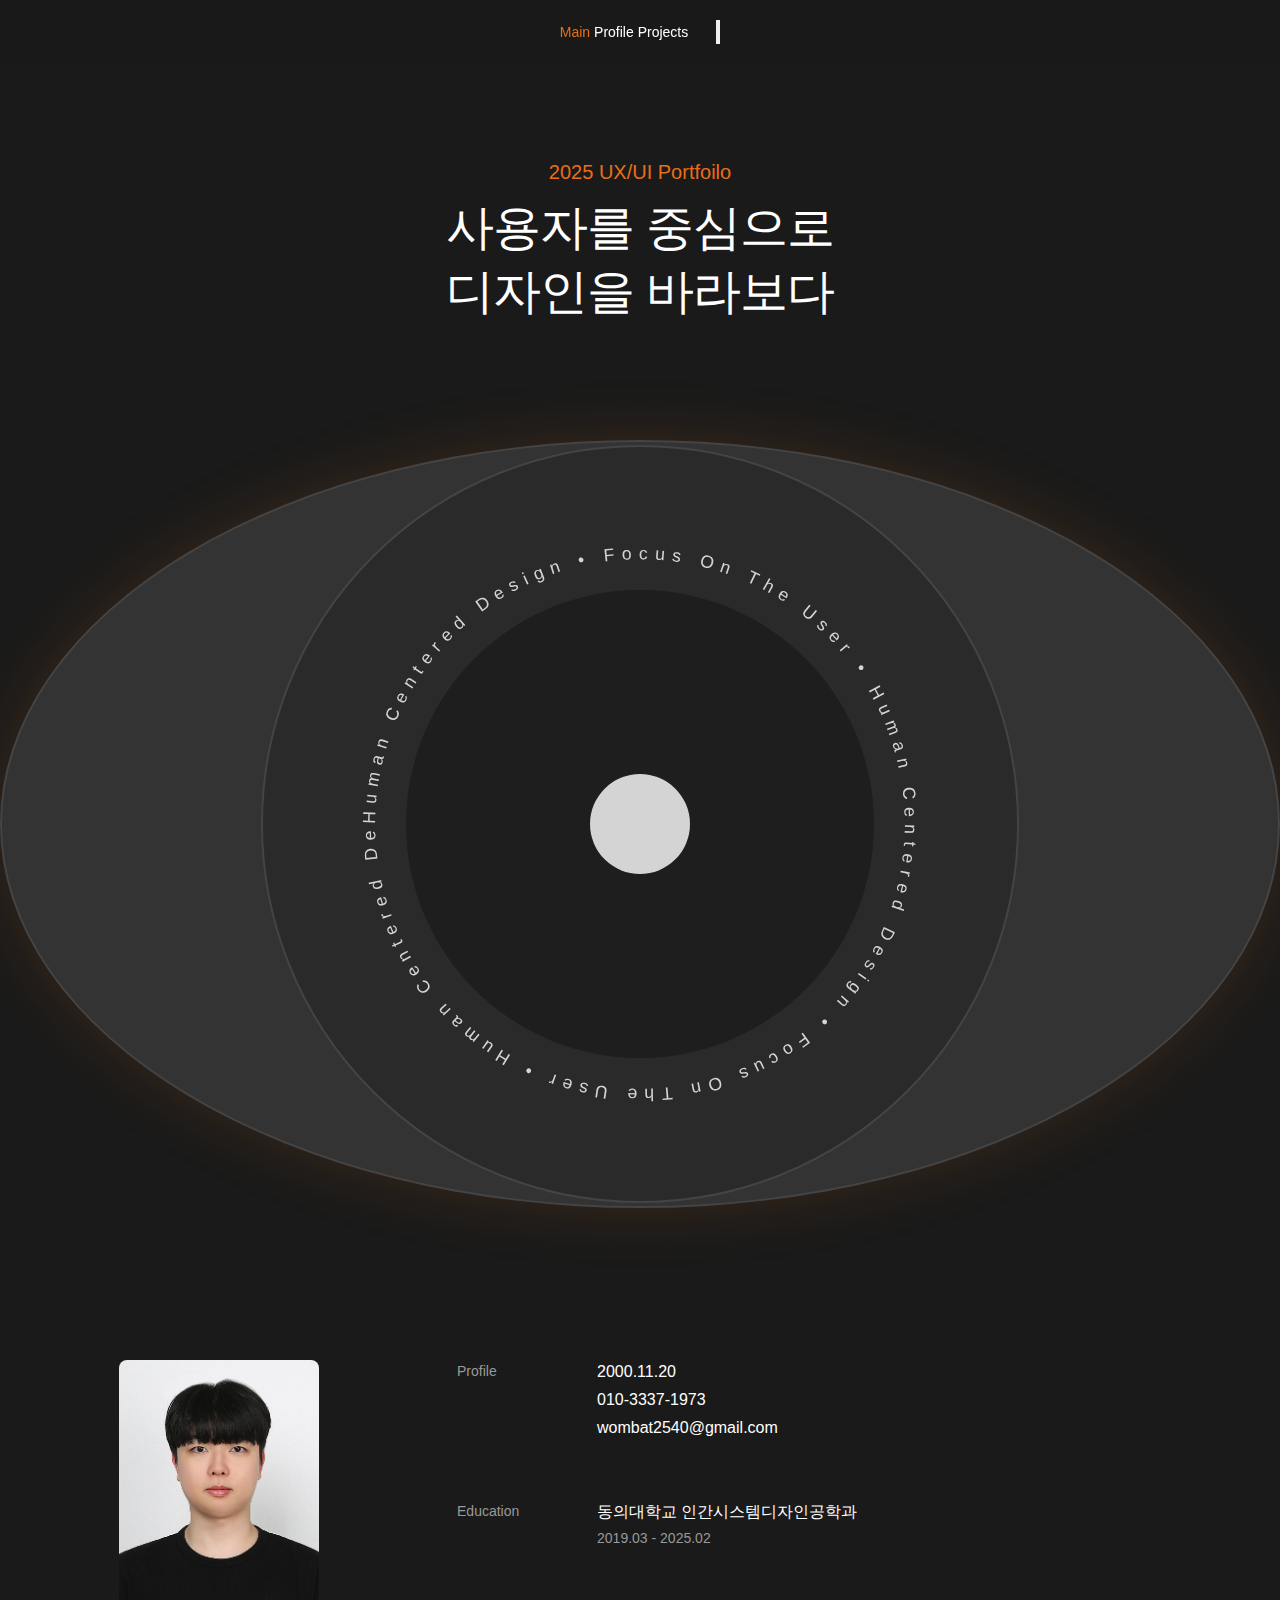
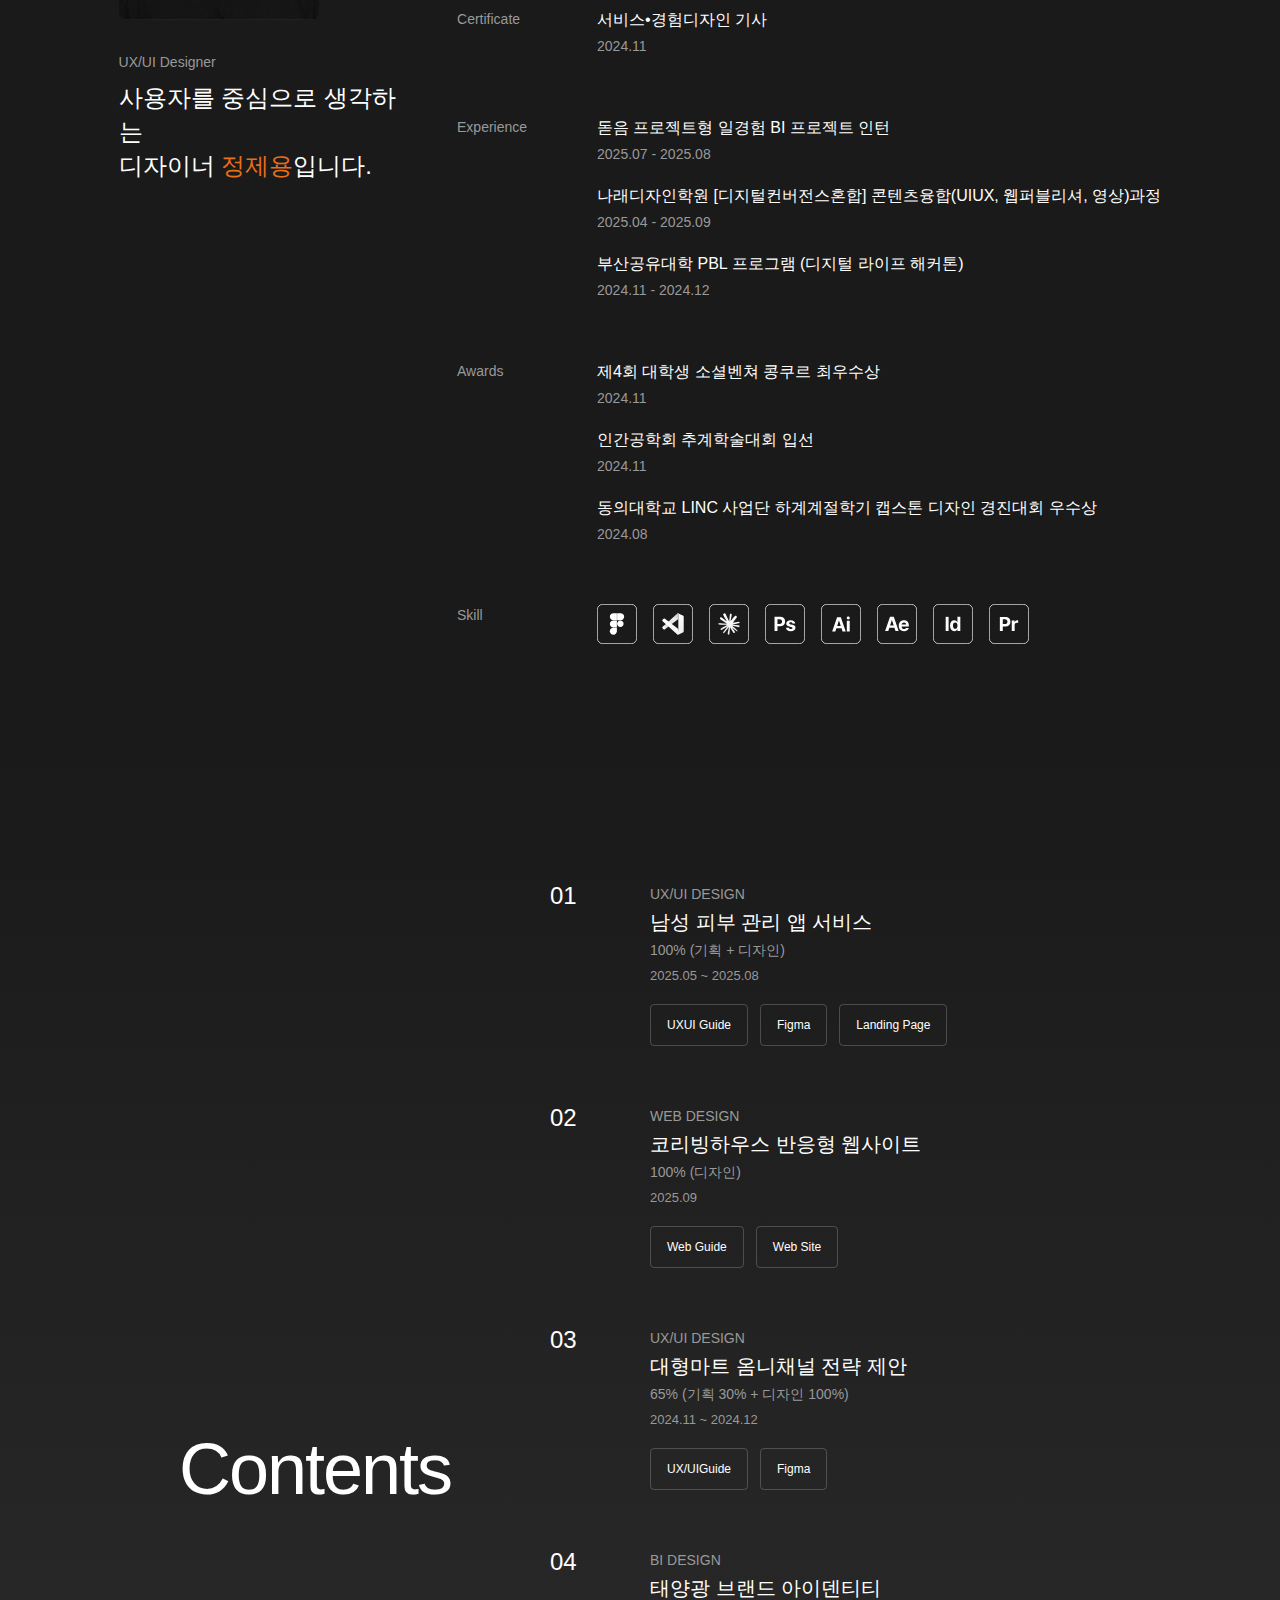
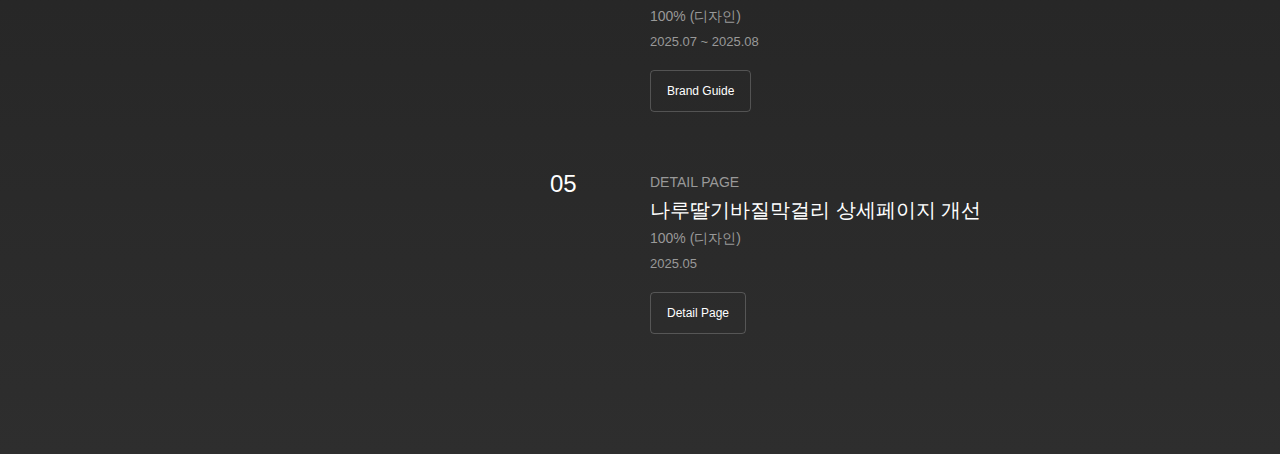
<file: index.html>
<!DOCTYPE html>
<html lang="ko">

<head>
    <meta charset="UTF-8">
    <meta name="viewport" content="width=device-width, initial-scale=1.0">
    <title>2025 JJY Portfolio</title>

    <!-- Favicon -->
    <link href="img/favicon.svg"  sizes="16x16" rel="shortcut icon" />
    
    <link rel="stylesheet" href="css/style.css">
</head>

<body>
<div class="header">
    <div class="nav-items">
        <span data-section="section1">Main</span>
        <span data-section="section2">Profile</span>
        <span data-section="section3">Projects</span>
    </div>
    <button class="theme-toggle" id="themeToggle"></button>
</div>

    <!-- 섹션1 -->
    <section>

        <div id="section1">

            <div class="title-section">
                <div class="subtitle brand">2025 UX/UI Portfoilo</div>
                <div class="main-title">
                    사용자를 중심으로<br>
                    디자인을 바라보다
                </div>
            </div>

            <div class="eye-container">
                <!-- 가장 큰 눈 -->
                <div class="eye" id="eye">
                    <!-- 2번째 -->
                    <div class="eye2">
                        <!-- 3번째 -->
                        <div class="eyeball" id="eyeball">
                            <!-- 텍스트 원 -->
                            <div class="circular-text">
                                <svg viewBox="0 0 400 400">
                                    <path id="circle-path"
                                        d="M 200,200 m -150,0 a 150,150 0 1,1 300,0 a 150,150 0 1,1 -300,0" fill="none"
                                        stroke="none" />
                                    <text>
                                        <textPath href="#circle-path" startOffset="0%">
                                            Human Centered Design • Focus On The User • Human Centered Design • Focus On
                                            The
                                            User • Human Centered Design • Focus On The
                                            User •
                                        </textPath>
                                    </text>
                                </svg>
                            </div>
                            <!-- 4번째 -->
                            <div class="pupil">
                            </div>
                        </div>
                    </div>
                </div>
            </div>

        </div>

    </section>


    <!-- 섹션2 -->
    <section>

        <div id="section2">
            <div class="profile-container">
                <!-- 왼쪽 프로필 영역 -->
                <div class="profile-left">

                    <div class="profile-img">
                        <img src="img/profile.jpg" alt="프로필">
                    </div>

                    <div class="profile-intro">
                        <p class="small-title grey">UX/UI Designer</p>
                        <h2 class="profile-title">사용자를 중심으로 생각하는<br>디자이너
                            <span class="brand">정제용</span>입니다.
                        </h2>
                    </div>



                </div>

                <!-- 오른쪽 정보 영역 -->
                <div class="profile-right">
                    <div class="info-section">

                        <div class="info-item">
                            <p class="small-title grey">Profile</p>
                            <div class="info-content">
                                <p class="body">2000.11.20</p>
                                <p class="body">010-3337-1973</p>
                                <p class="body">wombat2540@gmail.com</p>
                            </div>
                        </div>

                        <div class="info-item">
                            <p class="small-title grey">Education</p>
                            <div class="info-content">
                                <p class="body">동의대학교 인간시스템디자인공학과</p>
                                <p class="date grey">2019.03 - 2025.02</p>
                            </div>
                        </div>

                        <div class="info-item">
                            <p class="small-title grey">Certificate</p>
                            <div class="info-content">
                                <p class="body">서비스•경험디자인 기사</p>
                                <p class="date grey">2024.11</p>
                            </div>
                        </div>

                        <div class="info-item">
                            <p class="small-title grey">Experience</p>
                            <div class="info-content">
                                <div class="exp-item">
                                    <p class="body">돋음 프로젝트형 일경험 BI 프로젝트 인턴</p>
                                    <p class="date grey">2025.07 - 2025.08</p>
                                </div>
                                <div class="exp-item">
                                    <p class="body">나래디자인학원 [디지털컨버전스혼합] 콘텐츠융합(UIUX, 웹퍼블리셔, 영상)과정</p>
                                    <p class="date grey">2025.04 - 2025.09</p>
                                </div>
                                <div class="exp-item">
                                    <p class="body">부산공유대학 PBL 프로그램 (디지털 라이프 해커톤)</p>
                                    <p class="date grey">2024.11 - 2024.12</p>
                                </div>
                            </div>
                        </div>

                        <div class="info-item">
                            <p class="small-title grey">Awards</p>
                            <div class="info-content">
                                <div class="exp-item">
                                    <p class="body">제4회 대학생 소셜벤쳐 콩쿠르 최우수상</p>
                                    <p class="date grey">2024.11</p>
                                </div>
                                <div class="exp-item">
                                    <p class="body">인간공학회 추계학술대회 입선</p>
                                    <p class="date grey">2024.11</p>
                                </div>
                                <div class="exp-item">
                                    <p class="body">동의대학교 LINC 사업단 하계계절학기 캡스톤 디자인 경진대회 우수상</p>
                                    <p class="date grey">2024.08</p>
                                </div>
                            </div>
                        </div>

                        <div class="info-item">
                            <p class="small-title grey">Skill</p>
                            <div class="skill-icons">
                                <img src="img/icons/skill1.svg" alt="Figma">
                                <img src="img/icons/skill2.svg" alt="Adobe XD">
                                <img src="img/icons/skill3.svg" alt="Photoshop">
                                <img src="img/icons/skill4.svg" alt="Illustrator">
                                <img src="img/icons/skill5.svg" alt="After Effects">
                                <img src="img/icons/skill6.svg" alt="Premiere">
                                <img src="img/icons/skill7.svg" alt="HTML">
                                <img src="img/icons/skill8.svg" alt="CSS">
                            </div>
                        </div>
                    </div>
                </div>
            </div>
        </div>

    </section>


    <!-- 섹션3 -->
    <section>

        <div id="section3">

            <!-- 왼쪽 Contents 타이틀 -->
            <div class="contents-title-area">
                <h1 class="contents-main-title">Contents</h1>
            </div>

            <div class="contents-container">

                <!-- 오른쪽 프로젝트 리스트 -->
                <div class="project-list">

                    <!-- 프로젝트 1 -->
                    <div class="project-item">

                        <div class="project-number">01</div>

                        <div class="project-wrap">
                            <div class="project-info">
                                <p class="project-category grey">UX/UI Design</p>
                                <h3 class="project-title">남성 피부 관리 앱 서비스</h3>
                                <p class="project-participation grey">100% (기획 + 디자인)</p>
                                <p class="project-date grey">2025.05 ~ 2025.08</p>
                            </div>
                            <div class="project-buttons">
                                <a href="project/1.dayskin/guide/uxuiguide.html" target="_blank"
                                    class="project-btn">UXUI Guide
                                </a>
                                <a href="https://www.figma.com/proto/NbGAYcet5O1eolcD9wkKUJ/1sy_brand_design_%EB%8D%B0%EC%9D%B4%EC%8A%A4%ED%82%A8?page-id=398%3A4440&node-id=897-17335&viewport=767%2C-1132%2C0.21&t=wwBhUXFW1SLKhRxR-1&scaling=scale-down&content-scaling=fixed&starting-point-node-id=897%3A17397"
                                    target="_blank" class="project-btn">
                                    Figma
                                </a>
                                <a href="https://wombat2540.github.io/dayskin/" target="_blank"
                                    class="project-btn">Landing Page
                                </a>
                            </div>
                        </div>

                    </div>

                    <!-- 프로젝트 2 -->
                    <div class="project-item">

                        <div class="project-number">02</div>
                        <div class="project-wrap">
                            <div class="project-info">
                                <p class="project-category grey">Web Design</p>
                                <h3 class="project-title">코리빙하우스 반응형 웹사이트</h3>
                                <p class="project-participation grey">100% (디자인)</p>
                                <p class="project-date grey">2025.09</p>
                            </div>
                            <div class="project-buttons">
                                <a href="" target="_blank" class="project-btn">Web
                                    Guide
                                </a>
                                <a href="" target="_blank" class="project-btn">Web
                                    Site
                                </a>
                            </div>
                        </div>

                    </div>

                    <!-- 프로젝트 3 -->
                    <div class="project-item">

                        <div class="project-number">03</div>
                        <div class="project-wrap">
                            <div class="project-info">
                                <p class="project-category grey">UX/UI Design</p>
                                <h3 class="project-title">대형마트 옴니채널 전략 제안</h3>
                                <p class="project-participation grey">65% (기획 30% + 디자인 100%)</p>
                                <p class="project-date grey">2024.11 ~ 2024.12</p>
                            </div>
                            <div class="project-buttons">
                                <a href="" target="_blank" class="project-btn">UX/UIGuide
                                </a>
                                <a href="" target="_blank" class="project-btn">Figma
                                </a>
                            </div>
                        </div>

                    </div>

                    <!-- 프로젝트 4 -->
                    <div class="project-item">

                        <div class="project-number">04</div>
                        <div class="project-wrap">
                            <div class="project-info">
                                <p class="project-category grey">BI Design</p>
                                <h3 class="project-title">태양광 브랜드 아이덴티티</h3>
                                <p class="project-participation grey">100% (디자인)</p>
                                <p class="project-date grey">2025.07 ~ 2025.08</p>
                            </div>
                            <div class="project-buttons">
                                <a href="project/4.innosolor/guide/bxbiguide.html" target="_blank"
                                    class="project-btn">Brand Guide
                                </a>
                            </div>
                        </div>

                    </div>

                    <!-- 프로젝트 5 -->
                    <div class="project-item">

                        <div class="project-number">05</div>
                        <div class="project-wrap">
                            <div class="project-info">
                                <p class="project-category grey">Detail Page</p>
                                <h3 class="project-title">나루딸기바질막걸리 상세페이지 개선</h3>
                                <p class="project-participation grey">100% (디자인)</p>
                                <p class="project-date grey">2025.05</p>
                            </div>
                            <div class="project-buttons">
                                <a href="project/5.나루딸기바질막걸리/guide/detailpage.html" target="_blank"
                                    class="project-btn">Detail Page
                                </a>
                            </div>
                        </div>

                    </div>


                </div>



            </div>


        </div>

        </div>

    </section>


</body>

<script src="js/script.js"></script>


</html>
</file>
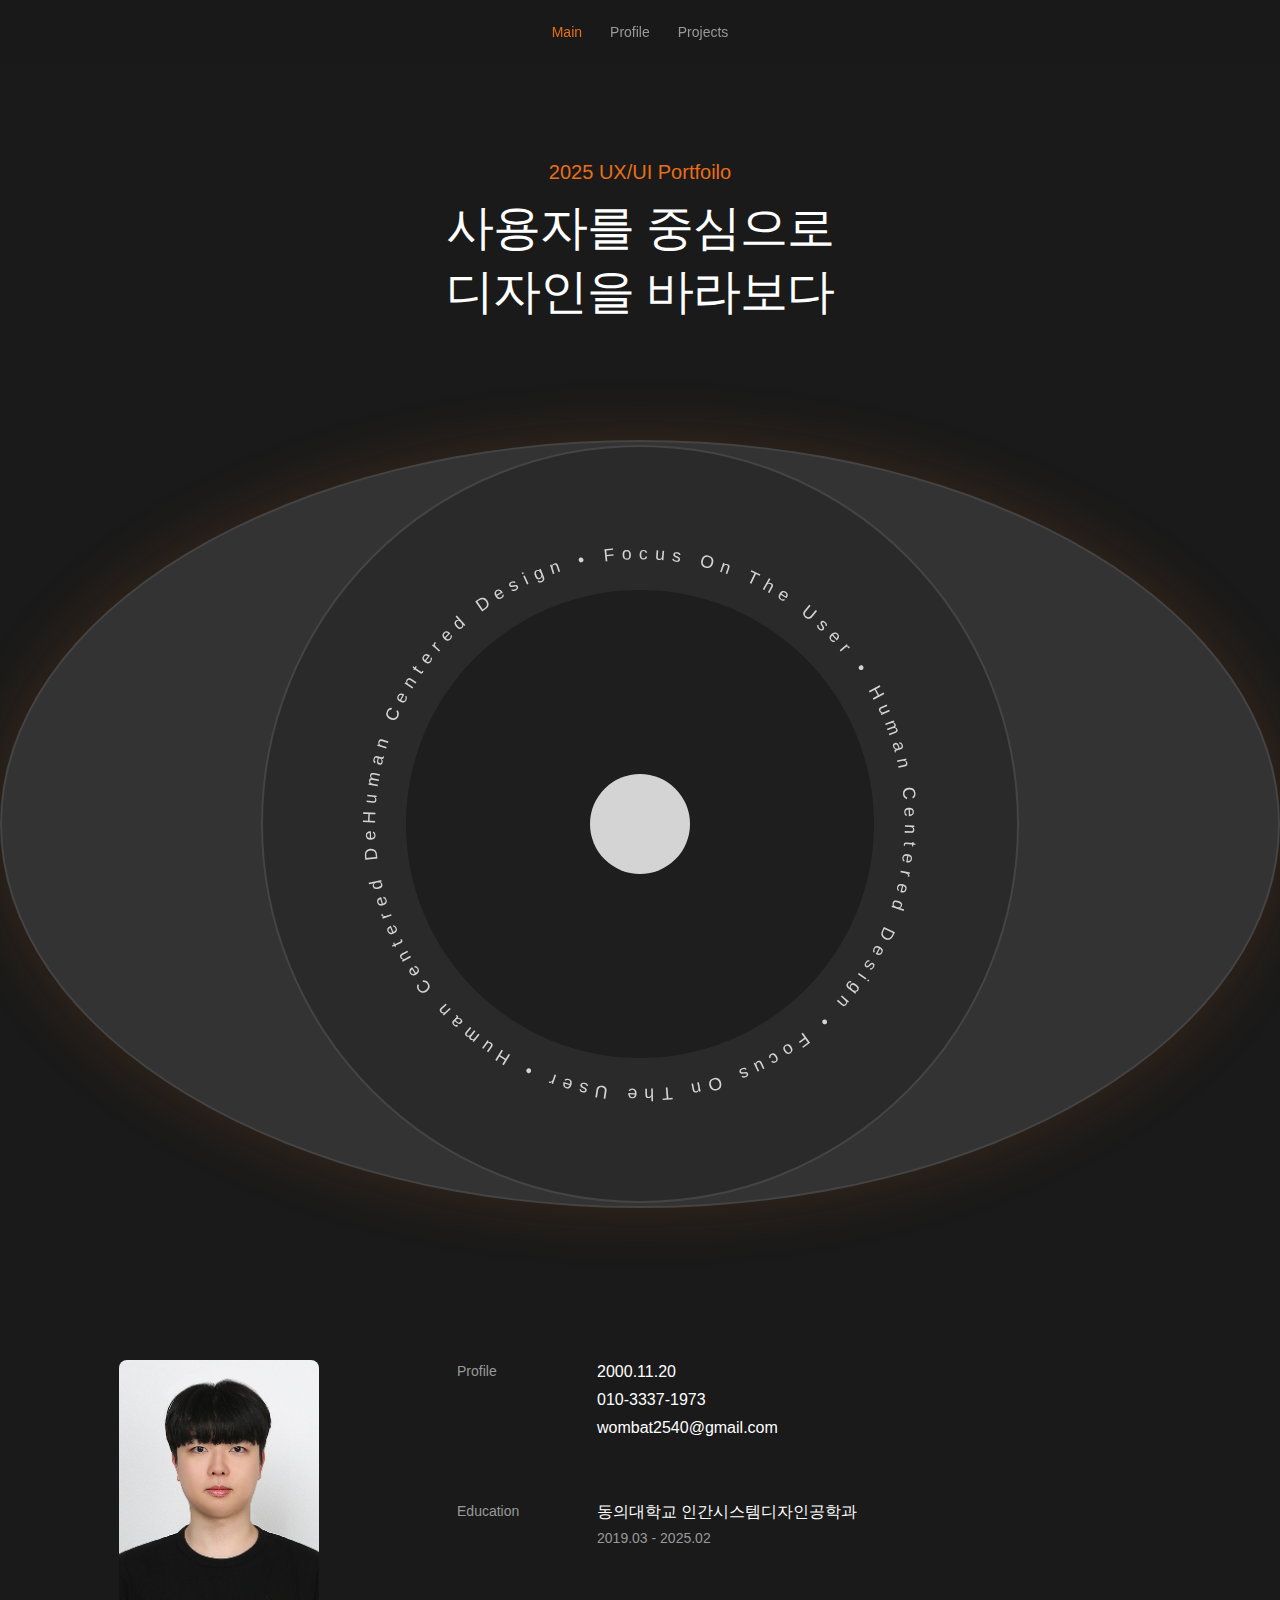
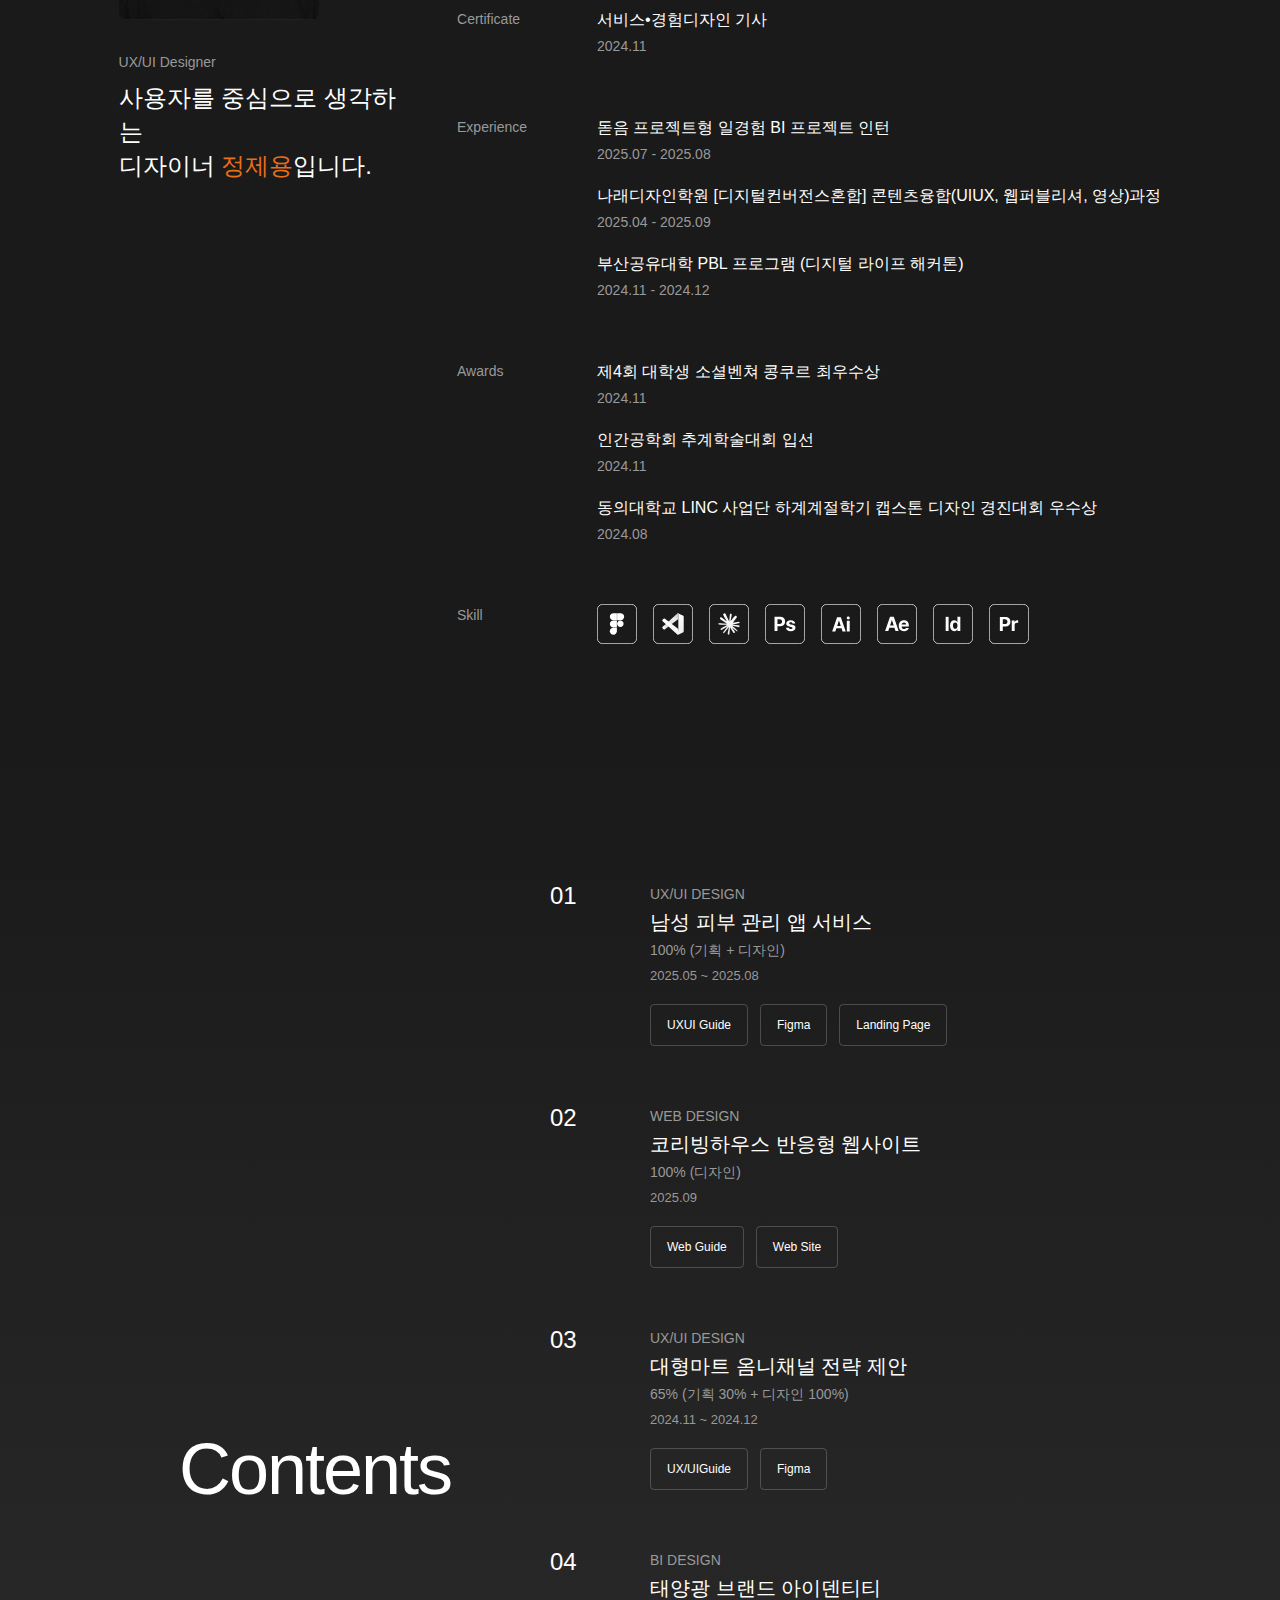
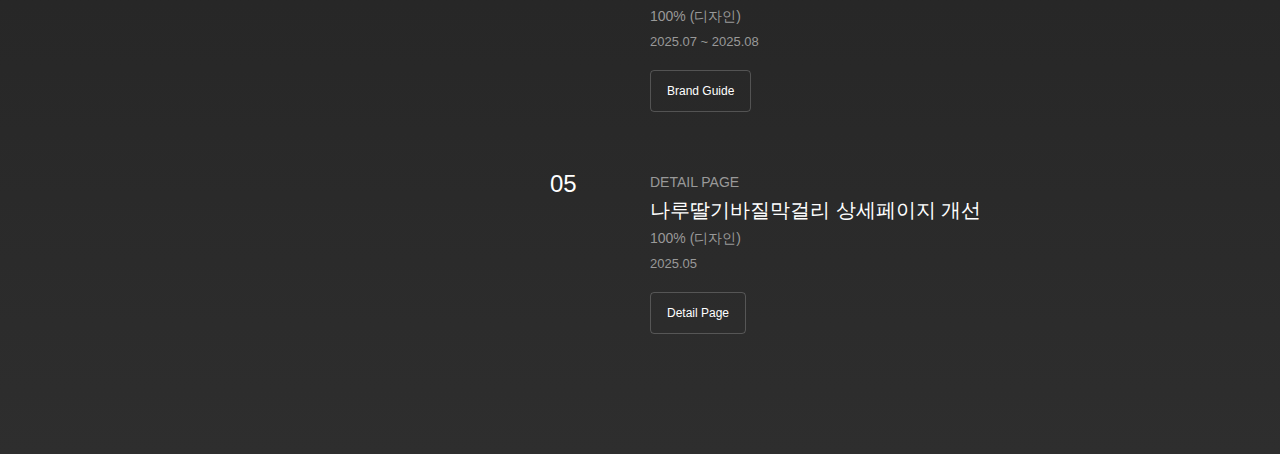
<file: ★최종포트폴리오_ver2/index.html>
<!DOCTYPE html>
<html lang="ko">

<head>
    <meta charset="UTF-8">
    <meta name="viewport" content="width=device-width, initial-scale=1.0">
    <title>2025 JY Portfolio</title>

    <!-- Favicon -->
    <link href="img/favicon.png"  sizes="16x16" rel="shortcut icon" />

    <link rel="stylesheet" href="css/style.css">
</head>

<body>


    <!-- 섹션1 -->
    <section>

        <div id="section1">

            <div class="header grey">
                <span data-section="section1">Main</span>
                <span data-section="section2">Profile</span>
                <span data-section="section3">Projects</span>
            </div>

            <div class="title-section">
                <div class="subtitle brand">2025 UX/UI Portfoilo</div>
                <div class="main-title">
                    사용자를 중심으로<br>
                    디자인을 바라보다
                </div>
            </div>

            <div class="eye-container">
                <!-- 가장 큰 눈 -->
                <div class="eye" id="eye">
                    <!-- 2번째 -->
                    <div class="eye2">
                        <!-- 3번째 -->
                        <div class="eyeball" id="eyeball">
                            <!-- 텍스트 원 -->
                            <div class="circular-text">
                                <svg viewBox="0 0 400 400">
                                    <path id="circle-path"
                                        d="M 200,200 m -150,0 a 150,150 0 1,1 300,0 a 150,150 0 1,1 -300,0" fill="none"
                                        stroke="none" />
                                    <text>
                                        <textPath href="#circle-path" startOffset="0%">
                                            Human Centered Design • Focus On The User • Human Centered Design • Focus On
                                            The
                                            User • Human Centered Design • Focus On The
                                            User •
                                        </textPath>
                                    </text>
                                </svg>
                            </div>
                            <!-- 4번째 -->
                            <div class="pupil">
                            </div>
                        </div>
                    </div>
                </div>
            </div>

        </div>

    </section>


    <!-- 섹션2 -->
    <section>

        <div id="section2">
            <div class="profile-container">
                <!-- 왼쪽 프로필 영역 -->
                <div class="profile-left">

                    <div class="profile-img">
                        <img src="img/profile.jpg" alt="프로필">
                    </div>

                    <div class="profile-intro">
                        <p class="small-title grey">UX/UI Designer</p>
                        <h2 class="profile-title">사용자를 중심으로 생각하는<br>디자이너
                            <span class="brand">정제용</span>입니다.
                        </h2>
                    </div>



                </div>

                <!-- 오른쪽 정보 영역 -->
                <div class="profile-right">
                    <div class="info-section">

                        <div class="info-item">
                            <p class="small-title grey">Profile</p>
                            <div class="info-content">
                                <p class="body">2000.11.20</p>
                                <p class="body">010-3337-1973</p>
                                <p class="body">wombat2540@gmail.com</p>
                            </div>
                        </div>

                        <div class="info-item">
                            <p class="small-title grey">Education</p>
                            <div class="info-content">
                                <p class="body">동의대학교 인간시스템디자인공학과</p>
                                <p class="date grey">2019.03 - 2025.02</p>
                            </div>
                        </div>

                        <div class="info-item">
                            <p class="small-title grey">Certificate</p>
                            <div class="info-content">
                                <p class="body">서비스•경험디자인 기사</p>
                                <p class="date grey">2024.11</p>
                            </div>
                        </div>

                        <div class="info-item">
                            <p class="small-title grey">Experience</p>
                            <div class="info-content">
                                <div class="exp-item">
                                    <p class="body">돋음 프로젝트형 일경험 BI 프로젝트 인턴</p>
                                    <p class="date grey">2025.07 - 2025.08</p>
                                </div>
                                <div class="exp-item">
                                    <p class="body">나래디자인학원 [디지털컨버전스혼합] 콘텐츠융합(UIUX, 웹퍼블리셔, 영상)과정</p>
                                    <p class="date grey">2025.04 - 2025.09</p>
                                </div>
                                <div class="exp-item">
                                    <p class="body">부산공유대학 PBL 프로그램 (디지털 라이프 해커톤)</p>
                                    <p class="date grey">2024.11 - 2024.12</p>
                                </div>
                            </div>
                        </div>

                        <div class="info-item">
                            <p class="small-title grey">Awards</p>
                            <div class="info-content">
                                <div class="exp-item">
                                    <p class="body">제4회 대학생 소셜벤쳐 콩쿠르 최우수상</p>
                                    <p class="date grey">2024.11</p>
                                </div>
                                <div class="exp-item">
                                    <p class="body">인간공학회 추계학술대회 입선</p>
                                    <p class="date grey">2024.11</p>
                                </div>
                                <div class="exp-item">
                                    <p class="body">동의대학교 LINC 사업단 하계계절학기 캡스톤 디자인 경진대회 우수상</p>
                                    <p class="date grey">2024.08</p>
                                </div>
                            </div>
                        </div>

                        <div class="info-item">
                            <p class="small-title grey">Skill</p>
                            <div class="skill-icons">
                                <img src="img/icons/skill1.svg" alt="Figma">
                                <img src="img/icons/skill2.svg" alt="Adobe XD">
                                <img src="img/icons/skill3.svg" alt="Photoshop">
                                <img src="img/icons/skill4.svg" alt="Illustrator">
                                <img src="img/icons/skill5.svg" alt="After Effects">
                                <img src="img/icons/skill6.svg" alt="Premiere">
                                <img src="img/icons/skill7.svg" alt="HTML">
                                <img src="img/icons/skill8.svg" alt="CSS">
                            </div>
                        </div>
                    </div>
                </div>
            </div>
        </div>

    </section>


    <!-- 섹션3 -->
    <section>

        <div id="section3">

            <!-- 왼쪽 Contents 타이틀 -->
            <div class="contents-title-area">
                <h1 class="contents-main-title">Contents</h1>
            </div>

            <div class="contents-container">

                <!-- 오른쪽 프로젝트 리스트 -->
                <div class="project-list">

                    <!-- 프로젝트 1 -->
                    <div class="project-item">

                        <div class="project-number">01</div>

                        <div class="project-wrap">
                            <div class="project-info">
                                <p class="project-category grey">UX/UI Design</p>
                                <h3 class="project-title">남성 피부 관리 앱 서비스</h3>
                                <p class="project-participation grey">100% (기획 + 디자인)</p>
                                <p class="project-date grey">2025.05 ~ 2025.08</p>
                            </div>
                            <div class="project-buttons">
                                <a href="project/1.dayskin/guide/uxuiguide.html" target="_blank"
                                    class="project-btn">UXUI Guide
                                </a>
                                <a href="https://www.figma.com/proto/NbGAYcet5O1eolcD9wkKUJ/1sy_brand_design_%EB%8D%B0%EC%9D%B4%EC%8A%A4%ED%82%A8?page-id=398%3A4440&node-id=897-17335&viewport=767%2C-1132%2C0.21&t=wwBhUXFW1SLKhRxR-1&scaling=scale-down&content-scaling=fixed&starting-point-node-id=897%3A17397" target="_blank" class="project-btn">
                                    Figma
                                </a>
                                <a href="https://wombat2540.github.io/dayskin/" target="_blank"
                                    class="project-btn">Landing Page
                                </a>
                            </div>
                        </div>

                    </div>

                    <!-- 프로젝트 2 -->
                    <div class="project-item">

                        <div class="project-number">02</div>
                        <div class="project-wrap">
                            <div class="project-info">
                                <p class="project-category grey">Web Design</p>
                                <h3 class="project-title">코리빙하우스 반응형 웹사이트</h3>
                                <p class="project-participation grey">100% (디자인)</p>
                                <p class="project-date grey">2025.09</p>
                            </div>
                            <div class="project-buttons">
                                <a href="" target="_blank" class="project-btn">Web
                                    Guide
                                </a>
                                <a href="" target="_blank" class="project-btn">Web
                                    Site
                                </a>
                            </div>
                        </div>

                    </div>

                    <!-- 프로젝트 3 -->
                    <div class="project-item">

                        <div class="project-number">03</div>
                        <div class="project-wrap">
                            <div class="project-info">
                                <p class="project-category grey">UX/UI Design</p>
                                <h3 class="project-title">대형마트 옴니채널 전략 제안</h3>
                                <p class="project-participation grey">65% (기획 30% + 디자인 100%)</p>
                                <p class="project-date grey">2024.11 ~ 2024.12</p>
                            </div>
                            <div class="project-buttons">
                                <a href="" target="_blank" 
                                    class="project-btn">UX/UIGuide
                                </a>
                                <a href="" target="_blank"
                                    class="project-btn">Figma
                                </a>
                            </div>
                        </div>

                    </div>

                    <!-- 프로젝트 4 -->
                    <div class="project-item">

                        <div class="project-number">04</div>
                        <div class="project-wrap">
                            <div class="project-info">
                                <p class="project-category grey">BI Design</p>
                                <h3 class="project-title">태양광 브랜드 아이덴티티</h3>
                                <p class="project-participation grey">100% (디자인)</p>
                                <p class="project-date grey">2025.07 ~ 2025.08</p>
                            </div>
                            <div class="project-buttons">
                                <a href="project/4.innosolor/guide/bxbiguide.html" target="_blank" 
                                    class="project-btn">Brand Guide
                                </a>
                            </div>
                        </div>

                    </div>

                    <!-- 프로젝트 5 -->
                    <div class="project-item">

                        <div class="project-number">05</div>
                        <div class="project-wrap">
                            <div class="project-info">
                                <p class="project-category grey">Detail Page</p>
                                <h3 class="project-title">나루딸기바질막걸리 상세페이지 개선</h3>
                                <p class="project-participation grey">100% (디자인)</p>
                                <p class="project-date grey">2025.05</p>
                            </div>
                            <div class="project-buttons">
                                <a href="project/5.나루딸기바질막걸리/guide/detailpage.html" target="_blank" 
                                    class="project-btn">Detail Page
                                </a>
                            </div>
                        </div>

                    </div>


                </div>



            </div>


        </div>

        </div>

    </section>


</body>

<script src="js/script.js"></script>

</html>
</file>
<file: css/style.css>
* {
    margin: 0;
    padding: 0;
    box-sizing: border-box;
    list-style: none;
    /* overflow-x: hidden; */
}

html {
    scroll-behavior: smooth;
    scroll-padding-top: 0;
}

@media (prefers-reduced-motion: no-preference) {
    html {
        scroll-behavior: smooth;
    }
}

@import url("https://cdn.jsdelivr.net/gh/orioncactus/pretendard@v1.3.9/dist/web/static/pretendard.min.css");

body {
    background: #1a1a1a;
    color: #fff;
    font-family: 'pretendard', sans-serif;
    overflow-x: hidden;
    font-weight: 300;
    font-size: 16px;
    line-height: 24px;
    margin: 0;
}

.date {
    font-size: 14px;
    line-height: 20px;
    margin: 0;
}

/* 컬러 스타일 */
.grey {
    color: #999;
}

.brand {
    color: #E86E17;
}

/* 폰트 스타일 */
.profile-title {
    font-weight: 100;
    font-size: 24px;
    line-height: 34px;
    margin: 0;
}


/* 섹션 공통 스타일 */
section {
    width: 100%;
    height: auto;
    position: relative;
}

.contents-title {
    font-weight: 200;
    font-size: 28px;
    line-height: 40px;
}

.small-title {
    font-weight: 100;
    font-size: 14px;
    line-height: 22px;
}

/* --------------
섹션1
----------------- */

#section1 {
    height: 100vh;
    position: relative;
    display: flex;
    flex-direction: column;
    align-items: center;

}

.header {
    position: fixed;
    top: 0px;
    display: flex;
    justify-content: center;
    padding: 20px 40px;
    font-size: 14px;
    backdrop-filter: blur(5px);
    background-color: rgba(26, 26, 26, 0.7);
    width: 100%;
    gap: 28px;
    z-index: 999;
}

.header span {
    cursor: pointer;
    transition: color 0.3s ease;
}

.header span:hover {
    color: #E86E17;
}

.header span.active {
    color: #E86E17;
}

/* 타이틀 섹션 위치 조정 */
.title-section {
    text-align: center;
    margin: 160px 0 100px;
    z-index: 10;
    position: relative;
}

.subtitle {
    margin-top: 0;
    font-size: 20px;
    margin-bottom: 12px;
    font-weight: 200;
    letter-spacing: 0;
}

.main-title {
    font-size: 48px;
    font-weight: 400;
    line-height: 64px;
    letter-spacing: -1px;
}

.eye-container {
    position: relative;
    top: 400px;
    width: 0px;
    height: 0px;
}

/* 가장 큰 눈 */
.eye {
    position: absolute;
    top: 0%;
    left: 50%;
    transform: translate(-50%, -50%);
    width: 1280px;
    height: 768px;
    background-color: #333;
    border: 2px solid #444;
    overflow: hidden;
    z-index: 100;
    border-radius: 99%;
    filter: drop-shadow(0 0 30px rgba(232, 110, 23, 0.15));
}

.eye2 {
    position: absolute;
    top: 50%;
    left: 50%;
    width: 758px;
    height: 758px;
    background: #2A2A2A;
    border: 2px solid #444;
    border-radius: 50%;
    transform: translate(-50%, -50%);
    transition: all 0.1s ease-out;
    z-index: 200;
    transition: all 0.2s ease-out;
    overflow: hidden;
}

/* 3번째 */
.eyeball {
    position: absolute;
    top: 50%;
    left: 50%;
    width: 468px;
    height: 468px;
    background: #1E1E1E;
    border-radius: 50%;
    transform: translate(-50%, -50%);
    transition: all 0.1s ease-out;
    z-index: 300;
    transition: all 0.2s ease-out;
}

/* 4번째 */
.pupil {
    position: absolute;
    top: 50%;
    left: 50%;
    width: 100px;
    height: 100px;
    background: #d4d4d4;
    border-radius: 50%;
    transform: translate(-50%, -50%);
    z-index: 400;
    transition: all 0.4s ease-out;
}

/* 원형텍스트 */
.circular-text {
    position: absolute;
    top: 50%;
    left: 50%;
    width: 706px;
    /* 원래 크기로 복구 */
    height: 706px;
    transform: translate(-50%, -50%);
    animation: rotate 20s linear infinite;
    z-index: 500;
    transition: all 0.2s ease-out;
    /* 부드러운 전환 추가 */
}

.circular-text svg {
    width: 100%;
    height: 100%;
}

.circular-text text {
    fill: #D4D4D4;
    font-size: 10px;
    font-weight: 300;
    letter-spacing: 4px;
}

@keyframes rotate {
    from {
        transform: translate(-50%, -50%) rotate(0deg);
    }

    to {
        transform: translate(-50%, -50%) rotate(360deg);
    }
}

.eye::before {
    content: '';
    position: absolute;
    top: 0;
    left: -2px;
    right: -2px;
    bottom: 0;
    border-radius: 50%;
    animation: shimmer 3s ease-in-out infinite;
}

@keyframes shimmer {

    0%,
    100% {
        opacity: 0;
    }

    50% {
        opacity: 1;
    }
}

/* --------------
섹션2
----------------- */

#section2 {
    height: auto;
    width: 100%;
    display: flex;
    align-items: center;
    justify-content: space-evenly;
    padding: 0 80px;
    z-index: 2;
    margin-top: 120px;
}

.profile-container {
    display: flex;
    /* max-width: 1200px; */
    width: 100%;
    /* gap: 240px; */
    /* align-items: flex-start; */
    margin-top: 340px;
    justify-content: space-evenly;
}

/* 왼쪽 프로필 영역 */
.profile-left {
    flex: 0 0 auto;
    display: flex;
    flex-direction: column;
    align-items: left;
    text-align: left;
    width: 30%;
    max-width: 300px;
}

.profile-img {
    margin-bottom: 24px;
}

.profile-img img {
    width: 200px;
    height: 260px;
    object-fit: cover;
    border-radius: 8px;
}

.profile-intro .small-title {
    margin-bottom: 8px;
}

.profile-title {
    font-weight: 300;
    font-size: 24px;
    line-height: 34px;
    margin: 0;
}

.profile-intro {
    margin-bottom: 40px;
}

/* 오른쪽 정보 영역 */
.info-section {
    display: flex;
    flex-direction: column;
    gap: 56px;
    width: 100%;
}

.info-item {
    display: flex;
    gap: 40px;
}

.info-item .small-title {
    width: 100px;
    flex-shrink: 0;
    margin: 0;
}

.info-content {
    flex: 1;
}

.info-content .body {
    margin-bottom: 4px;
    font-size: 16px;
    line-height: 24px;
}

.info-content .date {
    margin-bottom: 4px;
    font-size: 14px;
    line-height: 20px;
}

.exp-item {
    margin-bottom: 20px;
}

.exp-item:last-child {
    margin-bottom: 0;
}

/* 스킬 아이콘 */
.skill-icons {
    display: flex;
    flex-wrap: wrap;
    gap: 16px;
}

.skill-icons img {
    width: 40px;
    height: 40px;
}



/* --------------
섹션3
----------------- */

#section3 {
    height: auto;
    width: 100%;
    background: linear-gradient(0deg, rgba(46, 46, 46, 1) 0%, rgba(26, 26, 26, 1) 100%);
    display: flex;
    align-items: center;
    justify-content: space-evenly;
    padding: 120px 200px 120px 80px;
    margin-top: 120px;
}

.contents-container {
    display: flex;
    align-items: center;
}

/* 오른쪽 프로젝트 리스트 */
.project-list {
    display: flex;
    flex-direction: column;
    gap: 60px;
}

.project-item {
    display: flex;
    cursor: default;
    gap: 60px;
}

.project-item:hover .project-number{
    color: #E86E17;
}

.project-number {
    font-size: 24px;
    font-weight: 300;
    width: 40px;
    flex-shrink: 0;
}

.project-number {
    font-size: 24px;
    font-weight: 300;
    width: 40px;
    flex-shrink: 0;
    position: relative;
    z-index: 2;
    transition: all 0.3s ease;
}

/* 타원 블러 효과 */
.project-number::before {
    content: '';
    position: absolute;
    top: -20px;
    left: -20px;
    width: 60px;
    height: 60px;
    background: #E86E17;
    filter: drop-shadow(0 0 30px rgba(232, 110, 23, 0.15));
    border-radius: 50%;
    opacity: 0;
    filter: blur(60px);
    z-index: -1;
    transition: all 0.4s ease;
}

/* 호버 시 타원 블러 나타남 */
.project-item:hover .project-number::before {
    opacity: 0.2;
    width: 60px;
    height: 60px;
    filter: blur(40px);
}

/* 프로젝트 버튼들 */
.project-buttons {
    display: flex;
    gap: 12px;
    margin-top: 16px;
    flex-wrap: wrap;
}

.project-btn {
    display: inline-block;
    padding: 8px 16px;
    color: #fff;
    text-decoration: none;
    border-radius: 4px;
    font-size: 12px;
    font-weight: 300;
    border: 1px solid rgba(255, 255, 255, 0.2);
}

.project-btn:hover {
    background: rgba(255, 255, 255, 0.15);
}

.project-info {
    flex: 1;
}

.project-category,
.project-participation {
    font-size: 14px;
    font-weight: 300;
    line-height: 20px;
    margin-bottom: 4px;
    text-transform: uppercase;
    letter-spacing: 0;
}

.project-title {
    font-size: 20px;
    font-weight: 400;
    margin-bottom: 4px;
    line-height: 28px;
}


.project-date {
    font-size: 13px;
    font-weight: 300;
}

/* 왼쪽 Contents 타이틀 */
.contents-title-area {
    flex: 0 0 auto;
    text-align: right;
    position: relative;
}

.contents-main-title {
    font-size: 72px;
    font-weight: 300;
    line-height: 92px;
    margin-top: 120px;
    letter-spacing: -2px;
}

/* 태블릿 (1200px 이하) */
@media (max-width: 1208px) {

    /* 섹션2 */
    #section2 {
        padding: 0 40px 60px 40px;
    }

    .profile-container {
        flex-direction: column;
        text-align: center;
        justify-content: center;
        width: 60%;
    }

    /* 왼쪽 프로필 영역 */
    .profile-left {
        width: 100%;
    }

    .profile-img img {
        width: 160px;
        height: 200px;
    }

    .info-item {
        gap: 20px;
        text-align: left;
    }

    /* 섹션3 */
    #section3 {
        padding: 70px 40px 40px;
    }

    .contents-container {
        flex-direction: column;
        gap: 80px;
        align-items: center;
    }

    .contents-main-title {
        font-size: 48px;
        text-align: center;
    }

    .project-item {
        gap: 20px;
    }

    .project-number {
        font-size: 20px;
        width: 30px;
    }

    .project-title {
        font-size: 18px;
        line-height: 24px;
    }
}

/* 모바일 (780px 이하) */
@media (max-width: 780px) {

    /* 섹션1 */

    .subtitle {
        font-size: 18px;
        margin: 0 0 4px;
    }

    .main-title {
        font-size: 40px;
        line-height: 56px;
    }

    .eye {
        width: 1000px;
        height: 600px;
    }

    .eye2 {
        width: 550px;
        height: 550px;
    }

    .eyeball {
        width: 420px;
        height: 420px;
    }

    .circular-text {
        width: 580px;
        height: 580px;
    }

    .pupil {
        width: 100px;
        height: 100px;
    }

    /* 섹션2 */
    #section2 {
        padding: 0 20px 40px 20px;
        margin-top: 20px;
    }

    .profile-container {
        width: 80%;
    }

    .profile-img img {
        width: 140px;
        height: 180px;
    }

    .info-section {
        gap: 32px;
    }

    .exp-item {
        margin-bottom: 16px;
    }

    .skill-icons {
        gap: 12px;
    }

    .skill-icons img {
        width: 32px;
        height: 32px;
    }

    /* 섹션3 */
    #section3 {
        padding: 60px 20px;
        flex-direction: column;
        gap: 56px;
        box-sizing: border-box;
    }

    .contents-main-title {
        font-size: 40px;
        margin-top: 0;
    }

    .project-list {
        gap: 40px;
    }

    .project-item {
        gap: 32px;
        box-sizing: border-box;
    }

    .project-number {
        font-size: 18px;
        width: 24px;
    }

    .project-title {
        font-size: 18px;
        line-height: 28px;
    }

    .project-category,
    .project-date {
        font-size: 12px;
    }

    .project-subtitle {
        font-size: 13px;
    }
}

/* 모바일 (48px 이하) */
@media (max-width: 480px) {

    section {
        width: 100vw;
        max-width: 100vw;
    }

    header{
        position: fixed;
    }
    
    body {
        overflow-x: hidden !important; 
    }
    
    html {
        overflow-x: hidden !important;
    }
    
    #section1 {
        transform: scale(1);
        transform-origin: center top;
        height: 100vh;
    }

    .subtitle {
        font-size: 16px;
        margin: 0 0 4px;
    }

    .main-title {
        font-size: 32px;
        line-height: 44px;
    }

 .eye-container {
        position: relative;
        top: 300px;
        left: 0;
        transform: none;
        width: 0px;
        height: 0px;
        display: flex;
        justify-content: center;
    }

    .eye {
        position: absolute;
        top: 0;
        left: 0;
        transform: translate(-50%, -50%);
        width: 700px; /* 900px → 700px로 줄임 */
        height: 400px; /* 500px → 400px로 줄임 */
    }

    .eye2 {
        width: 380px; /* 450px → 380px */
        height: 380px;
    }

    .eyeball {
        width: 280px; /* 320px → 280px */
        height: 280px;
    }

    .circular-text {
        width: 400px; /* 480px → 400px */
        height: 400px;
    }

    /* 섹션2 */
    #section2 {
        padding: 60px 24px 40px 24px;
        margin-top: 0; /* margin-top 제거 */
    }

.profile-container {
        margin-top: 120px;
        width: 100%;
    }

    .profile-img img {
        width: 140px;
        height: 180px;
    }

    .profile-title {
        font-size: 20px;
        line-height: 28px;
    }

    .skill-icons {
        gap: 12px;
    }

    .skill-icons img {
        width: 32px;
        height: 32px;
    }

    /* 섹션3 */
    #section3 {
        margin-top: 60px;
        padding: 60px 24px;
    }

    .contents-main-title {
        font-size: 32px;
        line-height: 42px;
    }

    .project-item {
        width: 100%;
        min-width: 300px;
    }

    .project-number {
        font-size: 18px;
        width: 24px;
    }

    .project-title {
        font-size: 18px;
        line-height: 28px;
    }

    .project-category,
    .project-date {
        font-size: 12px;
    }

    .project-subtitle {
        font-size: 13px;
    }

    /* 타원 블러 효과 */
    .project-number::before {
        top: -20px;
        left: -20px;
        width: 40px;
        height: 40px;
        filter: blur(60px);
        z-index: 1;
    }

    /* 호버 시 원형 블러 나타남 */
    .project-item:hover .project-number::before {
        opacity: 0.3;
        width: 40px;
        height: 40px;
        filter: blur(40px);
    }

}
</file>
<file: ★최종포트폴리오_ver2/css/style.css>
* {
    margin: 0;
    padding: 0;
    box-sizing: border-box;
    list-style: none;
}

html {
    scroll-behavior: smooth;
    scroll-padding-top: 0;
}

@media (prefers-reduced-motion: no-preference) {
    html {
        scroll-behavior: smooth;
    }
}

@import url("https://cdn.jsdelivr.net/gh/orioncactus/pretendard@v1.3.9/dist/web/static/pretendard.min.css");

body {
    background: #1a1a1a;
    color: #fff;
    font-family: 'pretendard', sans-serif;
    overflow-x: hidden;
    font-weight: 300;
    font-size: 16px;
    line-height: 24px;
    margin: 0;
}

.date {
    font-size: 14px;
    line-height: 20px;
    margin: 0;
}

/* 컬러 스타일 */
.grey {
    color: #999;
}

.brand {
    color: #E86E17;
}

/* 폰트 스타일 */
.profile-title {
    font-weight: 100;
    font-size: 24px;
    line-height: 34px;
    margin: 0;
}


/* 섹션 공통 스타일 */
section {
    width: 100%;
    height: auto;
    position: relative;
}

.contents-title {
    font-weight: 200;
    font-size: 28px;
    line-height: 40px;
}

.small-title {
    font-weight: 100;
    font-size: 14px;
    line-height: 22px;
}

/* --------------
섹션1
----------------- */

#section1 {
    height: 100vh;
    position: relative;
    display: flex;
    flex-direction: column;
    align-items: center;

}

.header {
    position: fixed;
    top: 0px;
    display: flex;
    justify-content: center;
    padding: 20px 40px;
    font-size: 14px;
    backdrop-filter: blur(5px);
    background-color: rgba(26, 26, 26, 0.7);
    width: 100%;
    gap: 28px;
    z-index: 999;
}

.header span {
    cursor: pointer;
    transition: color 0.3s ease;
}

.header span:hover {
    color: #E86E17;
}

.header span.active {
    color: #E86E17;
}

/* 타이틀 섹션 위치 조정 */
.title-section {
    text-align: center;
    margin: 160px 0 100px;
    z-index: 10;
    position: relative;
}

.subtitle {
    margin-top: 0;
    font-size: 20px;
    margin-bottom: 12px;
    font-weight: 200;
    letter-spacing: 0;
}

.main-title {
    font-size: 48px;
    font-weight: 400;
    line-height: 64px;
    letter-spacing: -1px;
}

.eye-container {
    position: relative;
    top: 400px;
    width: 0px;
    height: 0px;
}

/* 가장 큰 눈 */
.eye {
    position: absolute;
    top: 0%;
    left: 50%;
    transform: translate(-50%, -50%);
    width: 1280px;
    height: 768px;
    background-color: #333;
    border: 2px solid #444;
    overflow: hidden;
    z-index: 1;
    border-radius: 99%;
    filter: drop-shadow(0 0 30px rgba(232, 110, 23, 0.15));
}

.eye2 {
    position: absolute;
    top: 50%;
    left: 50%;
    width: 758px;
    height: 758px;
    background: #2A2A2A;
    border: 2px solid #444;
    border-radius: 50%;
    transform: translate(-50%, -50%);
    transition: all 0.1s ease-out;
    z-index: 2;
    transition: all 0.2s ease-out;
}

/* 3번째 */
.eyeball {
    position: absolute;
    top: 50%;
    left: 50%;
    width: 468px;
    height: 468px;
    background: #1E1E1E;
    border-radius: 50%;
    transform: translate(-50%, -50%);
    transition: all 0.1s ease-out;
    z-index: 3;
    transition: all 0.2s ease-out;
}

/* 4번째 */
.pupil {
    position: absolute;
    top: 50%;
    left: 50%;
    width: 100px;
    height: 100px;
    background: #d4d4d4;
    border-radius: 50%;
    transform: translate(-50%, -50%);
    z-index: 4;
    transition: all 0.4s ease-out;
}

/* 원형텍스트 */
.circular-text {
    position: absolute;
    top: 50%;
    left: 50%;
    width: 706px;
    /* 원래 크기로 복구 */
    height: 706px;
    transform: translate(-50%, -50%);
    animation: rotate 20s linear infinite;
    z-index: 3;
    transition: all 0.2s ease-out;
    /* 부드러운 전환 추가 */
}

.circular-text svg {
    width: 100%;
    height: 100%;
}

.circular-text text {
    fill: #D4D4D4;
    font-size: 10px;
    font-weight: 300;
    letter-spacing: 4px;
}

@keyframes rotate {
    from {
        transform: translate(-50%, -50%) rotate(0deg);
    }

    to {
        transform: translate(-50%, -50%) rotate(360deg);
    }
}

.eye::before {
    content: '';
    position: absolute;
    top: 0;
    left: -2px;
    right: -2px;
    bottom: 0;
    border-radius: 50%;
    animation: shimmer 3s ease-in-out infinite;
}

@keyframes shimmer {

    0%,
    100% {
        opacity: 0;
    }

    50% {
        opacity: 1;
    }
}

/* --------------
섹션2
----------------- */

#section2 {
    height: auto;
    width: 100%;
    display: flex;
    align-items: center;
    justify-content: space-evenly;
    padding: 0 80px;
    z-index: 2;
    margin-top: 120px;
}

.profile-container {
    display: flex;
    /* max-width: 1200px; */
    width: 100%;
    /* gap: 240px; */
    /* align-items: flex-start; */
    margin-top: 340px;
    justify-content: space-evenly;
}

/* 왼쪽 프로필 영역 */
.profile-left {
    flex: 0 0 auto;
    display: flex;
    flex-direction: column;
    align-items: left;
    text-align: left;
    width: 30%;
    max-width: 300px;
}

.profile-img {
    margin-bottom: 24px;
}

.profile-img img {
    width: 200px;
    height: 260px;
    object-fit: cover;
    border-radius: 8px;
}

.profile-intro .small-title {
    margin-bottom: 8px;
}

.profile-title {
    font-weight: 300;
    font-size: 24px;
    line-height: 34px;
    margin: 0;
}

.profile-intro {
    margin-bottom: 40px;
}

/* 오른쪽 정보 영역 */
.info-section {
    display: flex;
    flex-direction: column;
    gap: 56px;
    width: 100%;
}

.info-item {
    display: flex;
    gap: 40px;
}

.info-item .small-title {
    width: 100px;
    flex-shrink: 0;
    margin: 0;
}

.info-content {
    flex: 1;
}

.info-content .body {
    margin-bottom: 4px;
    font-size: 16px;
    line-height: 24px;
}

.info-content .date {
    margin-bottom: 4px;
    font-size: 14px;
    line-height: 20px;
}

.exp-item {
    margin-bottom: 20px;
}

.exp-item:last-child {
    margin-bottom: 0;
}

/* 스킬 아이콘 */
.skill-icons {
    display: flex;
    flex-wrap: wrap;
    gap: 16px;
}

.skill-icons img {
    width: 40px;
    height: 40px;
}



/* --------------
섹션3
----------------- */

#section3 {
    height: auto;
    width: 100%;
    background: linear-gradient(0deg, rgba(46, 46, 46, 1) 0%, rgba(26, 26, 26, 1) 100%);
    display: flex;
    align-items: center;
    justify-content: space-evenly;
    padding: 120px 200px 120px 80px;
    margin-top: 120px;
}

.contents-container {
    display: flex;
    align-items: center;
}

/* 오른쪽 프로젝트 리스트 */
.project-list {
    display: flex;
    flex-direction: column;
    gap: 60px;
}

.project-item {
    display: flex;
    cursor: default;
    gap: 60px;
}

.project-item:hover .project-number{
    color: #E86E17;
}

.project-number {
    font-size: 24px;
    font-weight: 300;
    width: 40px;
    flex-shrink: 0;
}

.project-number {
    font-size: 24px;
    font-weight: 300;
    width: 40px;
    flex-shrink: 0;
    position: relative;
    z-index: 2;
    transition: all 0.3s ease;
}

/* 타원 블러 효과 */
.project-number::before {
    content: '';
    position: absolute;
    top: -20px;
    left: -20px;
    width: 60px;
    height: 60px;
    background: #E86E17;
    filter: drop-shadow(0 0 30px rgba(232, 110, 23, 0.15));
    border-radius: 50%;
    opacity: 0;
    filter: blur(60px);
    z-index: -1;
    transition: all 0.4s ease;
}

/* 호버 시 타원 블러 나타남 */
.project-item:hover .project-number::before {
    opacity: 0.2;
    width: 60px;
    height: 60px;
    filter: blur(40px);
}

/* 프로젝트 버튼들 */
.project-buttons {
    display: flex;
    gap: 12px;
    margin-top: 16px;
    flex-wrap: wrap;
}

.project-btn {
    display: inline-block;
    padding: 8px 16px;
    color: #fff;
    text-decoration: none;
    border-radius: 4px;
    font-size: 12px;
    font-weight: 300;
    border: 1px solid rgba(255, 255, 255, 0.2);
}

.project-btn:hover {
    background: rgba(255, 255, 255, 0.15);
}

.project-info {
    flex: 1;
}

.project-category,
.project-participation {
    font-size: 14px;
    font-weight: 300;
    line-height: 20px;
    margin-bottom: 4px;
    text-transform: uppercase;
    letter-spacing: 0;
}

.project-title {
    font-size: 20px;
    font-weight: 400;
    margin-bottom: 4px;
    line-height: 28px;
}


.project-date {
    font-size: 13px;
    font-weight: 300;
}

/* 왼쪽 Contents 타이틀 */
.contents-title-area {
    flex: 0 0 auto;
    text-align: right;
    position: relative;
}

.contents-main-title {
    font-size: 72px;
    font-weight: 300;
    line-height: 92px;
    margin-top: 120px;
    letter-spacing: -2px;
}

/* 태블릿 (1200px 이하) */
@media (max-width: 1208px) {

    /* 섹션2 */
    #section2 {
        padding: 0 40px 60px 40px;
    }

    .profile-container {
        flex-direction: column;
        text-align: center;
        justify-content: center;
        width: 60%;
    }

    /* 왼쪽 프로필 영역 */
    .profile-left {
        width: 100%;
    }

    .profile-img img {
        width: 160px;
        height: 200px;
    }

    .info-item {
        gap: 20px;
        text-align: left;
    }

    /* 섹션3 */
    #section3 {
        padding: 70px 40px 40px;
    }

    .contents-container {
        flex-direction: column;
        gap: 80px;
        align-items: center;
    }

    .contents-main-title {
        font-size: 48px;
        text-align: center;
    }

    .project-item {
        gap: 20px;
    }

    .project-number {
        font-size: 20px;
        width: 30px;
    }

    .project-title {
        font-size: 18px;
        line-height: 24px;
    }
}

/* 모바일 (780px 이하) */
@media (max-width: 780px) {

    /* 섹션1 */

    .subtitle {
        font-size: 18px;
        margin: 0 0 4px;
    }

    .main-title {
        font-size: 40px;
        line-height: 56px;
    }

    .eye {
        width: 1000px;
        height: 600px;
    }

    .eye2 {
        width: 550px;
        height: 550px;
    }

    .eyeball {
        width: 420px;
        height: 420px;
    }

    .circular-text {
        width: 580px;
        height: 580px;
    }

    .pupil {
        width: 100px;
        height: 100px;
    }

    /* 섹션2 */
    #section2 {
        padding: 0 20px 40px 20px;
        margin-top: 20px;
    }

    .profile-container {
        width: 80%;
    }

    .profile-img img {
        width: 140px;
        height: 180px;
    }

    .info-section {
        gap: 32px;
    }

    .exp-item {
        margin-bottom: 16px;
    }

    .skill-icons {
        gap: 12px;
    }

    .skill-icons img {
        width: 32px;
        height: 32px;
    }

    /* 섹션3 */
    #section3 {
        padding: 60px 20px;
        flex-direction: column;
        gap: 56px;
        box-sizing: border-box;
    }

    .contents-main-title {
        font-size: 40px;
        margin-top: 0;
    }

    .project-list {
        gap: 40px;
    }

    .project-item {
        gap: 32px;
        box-sizing: border-box;
    }

    .project-number {
        font-size: 18px;
        width: 24px;
    }

    .project-title {
        font-size: 18px;
        line-height: 28px;
    }

    .project-category,
    .project-date {
        font-size: 12px;
    }

    .project-subtitle {
        font-size: 13px;
    }
}

/* 모바일 (48px 이하) */
@media (max-width: 480px) {

    /* 섹션1 */
    .subtitle {
        font-size: 16px;
        margin: 0 0 4px;
    }

    .main-title {
        font-size: 32px;
        line-height: 44px;
    }

    .eye {
        width: 900px;
        height: 500px;
    }

    .eye2 {
        width: 450px;
        height: 450px;
    }

    .eyeball {
        width: 320px;
        height: 320px;
    }

    .circular-text {
        width: 480px;
        height: 480px;
    }

    .pupil {
        width: 50px;
        height: 50px;
    }

    /* 섹션2 */
    #section2 {
        padding: 0 20px 40px 20px;
    }

    .profile-container {
        width: 100%;
    }

    .profile-img img {
        width: 140px;
        height: 180px;
    }

    .profile-title {
        font-size: 20px;
        line-height: 28px;
    }

    .skill-icons {
        gap: 12px;
    }

    .skill-icons img {
        width: 32px;
        height: 32px;
    }

    /* 섹션3 */
    #section3 {
        margin-top: 100px;
        padding: 20 20px;
    }

    .contents-main-title {
        font-size: 32px;
        line-height: 42px;
    }

    .project-item {
        width: 100%;
        min-width: 300px;
    }

    .project-number {
        font-size: 18px;
        width: 24px;
    }

    .project-title {
        font-size: 18px;
        line-height: 28px;
    }

    .project-category,
    .project-date {
        font-size: 12px;
    }

    .project-subtitle {
        font-size: 13px;
    }
}
</file>
